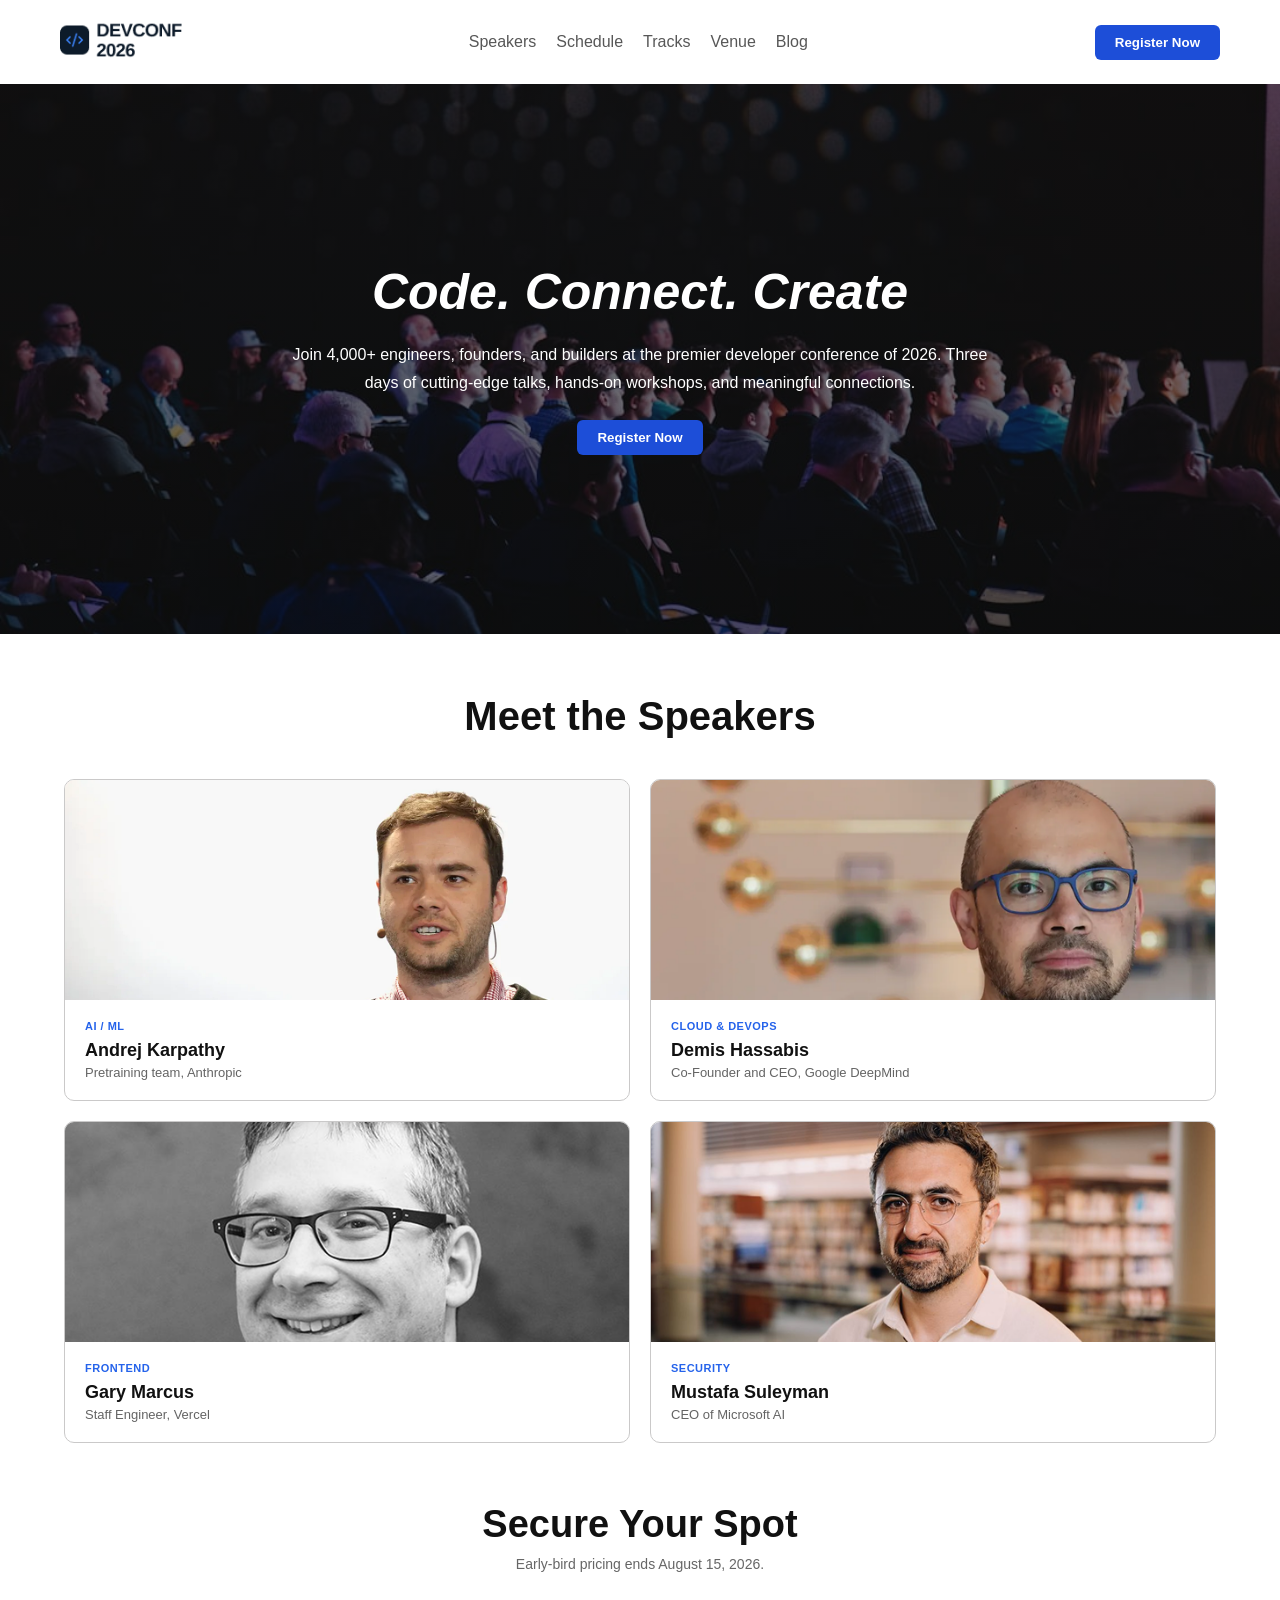
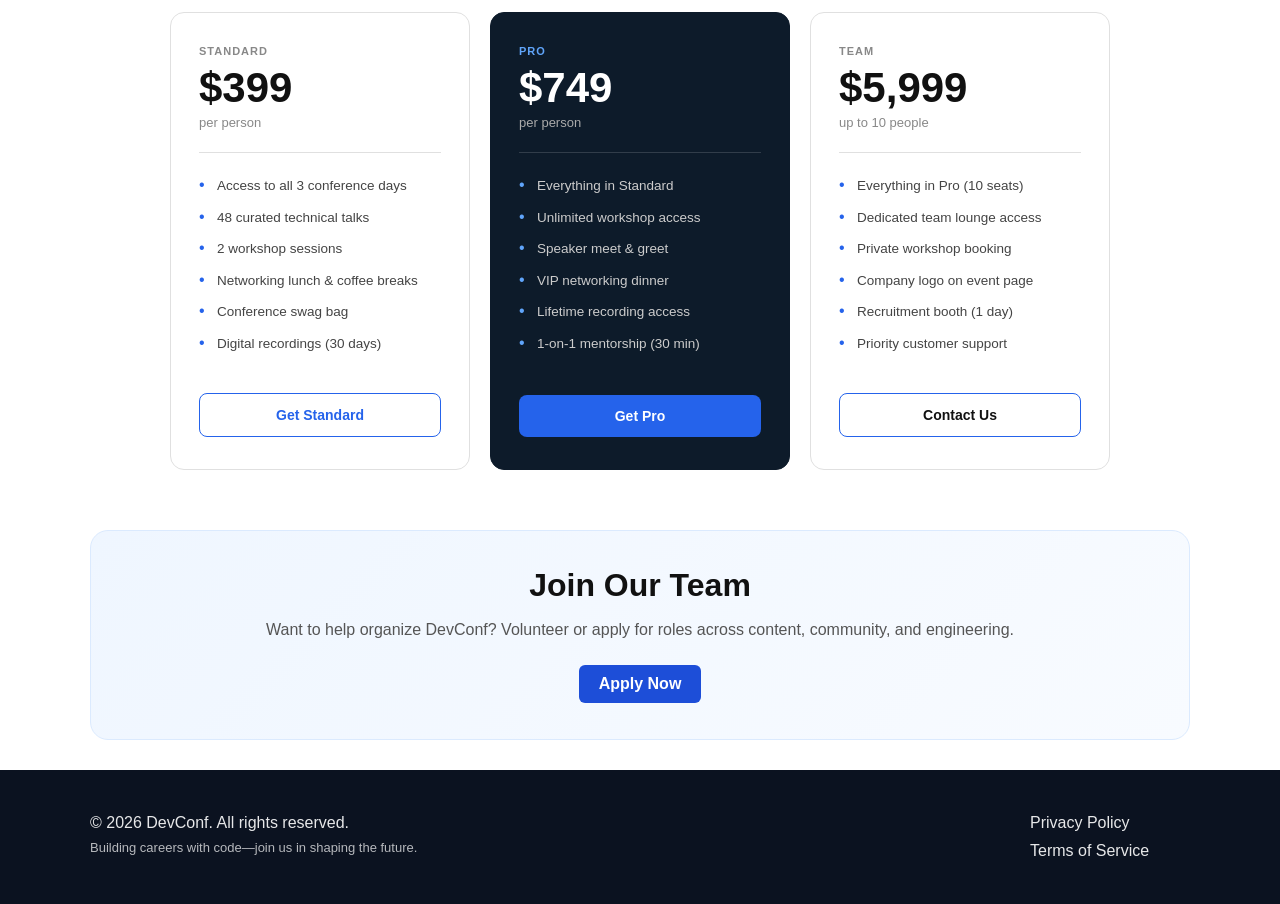
<file: index.html>
<!doctype html>
<html lang="en">
  <head>
    <meta charset="UTF-8" />
    <meta name="viewport" content="width=device-width, initial-scale=1.0" />
    <title>DevConf | Build the Future</title>
    <link rel="stylesheet" href="style.css" />
  </head>
  <body>
    <header>
      <nav>
        <div class="nav-brand">
          <img src="assets/logo.png" alt="DevConf logo" />
        </div>
        <div class="nav-links">
          <ul>
            <li><a href="#speakers">Speakers</a></li>
            <li><a href="#pricing">Schedule</a></li>
            <li><a href="#speakers">Tracks</a></li>
            <li><a href="#pricing">Venue</a></li>
            <li><a href="#footer">Blog</a></li>
          </ul>
        </div>
        <div>
          <button class="common-button">Register Now</button>
        </div>
      </nav>
    </header>

    <section class="parent">
      <div class="header-content">
        <h1 class="title">Code.<i> Connect.</i> Create</h1>
        <p class="p">
          Join 4,000+ engineers, founders, and builders at the premier
          developer conference of 2026. Three days of cutting-edge talks,
          hands-on workshops, and meaningful connections.
        </p>
        <div class="button">
          <button class="common-button">Register Now</button>
        </div>
      </div>
    </section>

    <section class="speakers" id="speakers">
      <h2>Meet the Speakers</h2>
      <div class="speaker-content">
        <div class="speaker-card">
          <img src="assets/andrej.png" alt="Andrej Karpathy" />
          <div class="speaker-info">
            <span>AI / ML</span>
            <h4>Andrej Karpathy</h4>
            <p>Pretraining team, Anthropic</p>
          </div>
        </div>

        <div class="speaker-card">
          <img src="assets/demis.png" alt="Demis Hassabis" />
          <div class="speaker-info">
            <span>Cloud &amp; DevOps</span>
            <h4>Demis Hassabis</h4>
            <p>Co-Founder and CEO, Google DeepMind</p>
          </div>
        </div>

        <div class="speaker-card">
          <img src="assets/gary.png" alt="Gary Marcus" />
          <div class="speaker-info">
            <span>Frontend</span>
            <h4>Gary Marcus</h4>
            <p>Staff Engineer, Vercel</p>
          </div>
        </div>

        <div class="speaker-card">
          <img src="assets/mustafa.png" alt="Mustafa Suleyman" />
          <div class="speaker-info">
            <span>Security</span>
            <h4>Mustafa Suleyman</h4>
            <p>CEO of Microsoft AI</p>
          </div>
        </div>
      </div>
    </section>

    <section class="payment" id="pricing">
      <h2>Secure Your Spot</h2>
      <p>Early-bird pricing ends August 15, 2026.</p>

      <div class="payment-cards">
        <div class="part1">
          <span class="category">Standard</span>
          <h3 class="price">$399</h3>
          <span class="per">per person</span>
          <div class="divider"></div>
          <ul>
            <li>Access to all 3 conference days</li>
            <li>48 curated technical talks</li>
            <li>2 workshop sessions</li>
            <li>Networking lunch &amp; coffee breaks</li>
            <li>Conference swag bag</li>
            <li>Digital recordings (30 days)</li>
          </ul>
          <div class="button-position">
            <button class="btn btn-standard">Get Standard</button>
          </div>
        </div>

        <div class="part2">
          <span class="category">Pro</span>
          <h3 class="price">$749</h3>
          <span class="per">per person</span>
          <div class="divider"></div>
          <ul>
            <li>Everything in Standard</li>
            <li>Unlimited workshop access</li>
            <li>Speaker meet &amp; greet</li>
            <li>VIP networking dinner</li>
            <li>Lifetime recording access</li>
            <li>1-on-1 mentorship (30 min)</li>
          </ul>
          <div class="button-position">
            <button class="btn btn-pro">Get Pro</button>
          </div>
        </div>

        <div class="part3 part3-team">
          <span class="category">Team</span>
          <h3 class="price">$5,999</h3>
          <span class="per">up to 10 people</span>
          <div class="divider"></div>
          <ul>
            <li>Everything in Pro (10 seats)</li>
            <li>Dedicated team lounge access</li>
            <li>Private workshop booking</li>
            <li>Company logo on event page</li>
            <li>Recruitment booth (1 day)</li>
            <li>Priority customer support</li>
          </ul>
          <div class="button-position">
            <button class="btn btn-team">Contact Us</button>
          </div>
        </div>
      </div>
    </section>

    <section class="join-section" id="footer">
      <div class="join-card">
        <h2>Join Our Team</h2>
        <p>Want to help organize DevConf? Volunteer or apply for roles across content, community, and engineering.</p>
        <a class="common-button" href="mailto:hello@devconf.com">Apply Now</a>
      </div>
    </section>

    <footer>
      <div class="footer-inner">
        <div class="footer-brand">
          <p><a href="#">© 2026 DevConf. All rights reserved.</a></p>
          <p class="footer-tagline">Building careers with code—join us in shaping the future.</p>
        </div>

        <div class="foot">
          <p><a href="#">Privacy Policy</a></p>
          <p><a href="#">Terms of Service</a></p>
        </div>
      </div>
    </footer>
  </body>
</html>
</file>
<file: style.css>
*{
    margin: 0;
    padding: 0;
    box-sizing: border-box;
}

body {
  font-family: -apple-system, BlinkMacSystemFont, 'Segoe UI', Roboto, sans-serif;
  background: #fff;
  color: #111;
}

nav{
    display: flex;
    justify-content: space-between;
    align-items: center;
    padding: 20px 60px;
    background-color: #FFFFFF;
    box-shadow: 0 1px 0 rgba(0,0,0,0.05);
}

.nav-brand img {
    height: 40px;
}

nav ul {
    display: flex;
    list-style: none;
    gap: 20px;
    margin: 0;
    padding: 0;
}

nav ul li a {
    text-decoration: none;
    color: #575757;
    font-weight: 500;
}

.common-button{
    background-color: #1D4ED8;
    padding: 10px 20px;
    color: white;
    border: none;
    font-weight: bold;
    border-radius: 6px;
    text-decoration: none;
    display: inline-block;
}

.parent{
    background-image: linear-gradient(rgba(19, 16, 16, 0.6), rgba(13, 13, 13, 0.6)), url('assets/banner.jpg');
    min-height: 550px;
    width: 100%;
    background-size: cover;
    background-position: center;
    display: flex;
    align-items: center;
    justify-content: center;
    padding: 40px 20px;
}

.header-content {
    text-align: center;
    max-width: 760px;
}

.title{
    color: white;
    text-align: center;
    font-style: italic;
    font-size: 50px;
    margin-bottom: 16px;
}

.p{
    color: white;
    text-align: center;
    font-size: 16px;
    width: 100%;
    max-width: 700px;
    margin: 20px auto;
    padding: 0;
    line-height: 1.7;
}

.button {
    text-align: center;
    margin-top: 24px;
}

.speakers{
    width: 90%;
    max-width: 1200px;
    margin: 60px auto;
}

.speakers h2{
    text-align: center;
    font-size: 40px;
    font-weight: 700;
    padding-bottom: 40px;
    color: #111;
}

.speaker-content {
  display: grid;
  grid-template-columns: repeat(2, 1fr);
  gap: 20px;
}

.speaker-card {
  border: 1px solid rgb(202, 201, 201);
  border-radius: 10px;
  overflow: hidden;
  display: flex;
  flex-direction: column;
}

.speaker-card img {
  width: 100%;
  height: 220px;
  object-fit: cover;
  object-position: top;
  display: block;
}

.speaker-info {
  padding: 16px 20px 20px;
}

.speaker-info span {
  color: #2563eb;
  font-size: 11px;
  font-weight: 700;
  text-transform: uppercase;
  letter-spacing: 0.5px;
}

.speaker-info h4 {
  font-size: 18px;
  font-weight: 700;
  margin: 6px 0 4px;
  color: #111;
}

.speaker-info p {
  color: rgb(100, 100, 100);
  font-size: 13px;
}

.payment {
  width: 90%;
  max-width: 1100px;
  margin: 60px auto;
  text-align: center;
}

.payment h2 {
  font-size: 38px;
  font-weight: 800;
  color: #111;
  margin-bottom: 10px;
}

.payment > p {
  font-size: 14px;
  color: #666;
  margin-bottom: 40px;
}

.payment-cards {
  display: flex;
  justify-content: center;
  align-items: stretch;
  gap: 20px;
  flex-wrap: wrap;
}

.part1,
.part2,
.part3 {
  width: 300px;
  border-radius: 14px;
  padding: 32px 28px;
  display: flex;
  flex-direction: column;
  text-align: left;
}

.part1 {
  border: 1px solid #e0e0e0;
  background: #fff;
}

.part2 {
  background: #0D1B2A;
  border: 1px solid #0D1B2A;
  color: #fff;
}

.part3 {
  border: 1px solid #e0e0e0;
  background: #fff;
}

.category {
  font-size: 11px;
  font-weight: 700;
  letter-spacing: 1px;
  text-transform: uppercase;
  margin-bottom: 10px;
  display: block;
}

.part1 .category,
.part3 .category {
  color: #888;
}

.part2 .category {
  color: #60A5FA;
}

.price {
  font-size: 42px;
  font-weight: 800;
  color: #111;
  line-height: 1;
  margin: 0 0 6px 0;
}

.part2 .price {
  color: #fff;
}

.per {
  font-size: 13px;
  color: #888;
  margin-bottom: 22px;
  display: block;
}

.part2 .per {
  color: #aaa;
}

.divider {
  width: 100%;
  height: 1px;
  background-color: #e0e0e0;
  margin-bottom: 22px;
}

.part2 .divider {
  background-color: rgba(255, 255, 255, 0.15);
}

.payment-cards ul {
  list-style: none;
  margin-bottom: 28px;
  flex-grow: 1;
  padding: 0;
  display: block;
}

.payment-cards ul li {
  font-size: 13.5px;
  line-height: 1.6;
  margin-bottom: 10px;
  padding-left: 18px;
  position: relative;
  color: #444;
  display: block;
}

.payment-cards ul li::before {
  content: "•";
  position: absolute;
  left: 0;
  color: #2563EB;
  font-size: 16px;
  line-height: 1.3;
}

.part2 ul li {
  color: #ccc;
}

.part2 ul li::before {
  color: #60A5FA;
}

.button-position {
  margin-top: auto;
}

.btn {
  width: 100%;
  padding: 13px 0;
  border-radius: 8px;
  font-size: 14px;
  font-weight: 600;
  cursor: pointer;
  transition: all 0.2s;
}

.btn-standard {
  background: #fff;
  border: 1.5px solid #2563EB;
  color: #2563EB;
}

.btn-pro {
  background: #2563EB;
  border: none;
  color: #fff;
}

.btn-team {
  background: #fff;
  border: 1.5px solid #2563EB;
  color: #111;
}

.join-section {
  width: 90%;
  max-width: 1100px;
  margin: 60px auto 0;
}

.join-card {
  background: linear-gradient(135deg, #eff6ff, #f8fbff);
  border: 1px solid #dbeafe;
  border-radius: 18px;
  padding: 36px 32px;
  text-align: center;
}

.join-card h2 {
  font-size: 32px;
  margin-bottom: 12px;
  color: #111;
}

.join-card p {
  font-size: 16px;
  color: #555;
  margin-bottom: 22px;
  line-height: 1.7;
}

footer {
  padding: 44px 0;
  background: #0b1220;
  color: rgba(255, 255, 255, 0.9);
  margin-top: 30px;
}

.footer-inner {
  width: 90%;
  max-width: 1100px;
  margin: 0 auto;
  display: flex;
  gap: 26px;
  align-items: flex-start;
  justify-content: space-between;
}

.footer-brand p a,
.foot p a,
.join-team a {
  color: inherit;
  text-decoration: none;
}

.footer-tagline {
  margin-top: 8px;
  font-size: 13px;
  color: rgba(255, 255, 255, 0.7);
}

.foot {
  display: flex;
  flex-direction: column;
  gap: 10px;
  min-width: 160px;
}

.join-team {
  max-width: 360px;
  background: rgba(255, 255, 255, 0.05);
  border: 1px solid rgba(255, 255, 255, 0.08);
  border-radius: 14px;
  padding: 18px 18px;
}

.join-team h3 {
  font-size: 18px;
  margin-bottom: 8px;
  color: #fff;
}

.join-team p {
  font-size: 13px;
  color: rgba(255, 255, 255, 0.75);
  line-height: 1.5;
  margin-bottom: 14px;
}

.join-team-btn {
  display: inline-block;
  width: 100%;
  text-align: center;
  padding: 12px 14px;
  border-radius: 10px;
  background: #2563EB;
  color: #fff;
  font-weight: 700;
  text-decoration: none;
}

.join-page {
  max-width: 700px;
  margin: 80px auto;
  padding: 40px;
  text-align: center;
  border: 1px solid #e0e0e0;
  border-radius: 16px;
}

.join-page h1 {
  font-size: 36px;
  margin-bottom: 16px;
}

.join-page p {
  font-size: 16px;
  color: #666;
  margin-bottom: 24px;
  line-height: 1.7;
}

@media (max-width: 900px) {
  .footer-inner {
    flex-direction: column;
    gap: 18px;
  }
}

@media (max-width: 768px) {
  nav {
    flex-direction: column;
    gap: 12px;
    padding: 20px;
  }

  nav ul {
    flex-wrap: wrap;
    justify-content: center;
  }

  .speaker-content {
    grid-template-columns: 1fr;
  }

  .speakers h2 {
    font-size: 28px;
  }

  .title {
    font-size: 36px;
  }

  .payment-cards {
    flex-direction: column;
    align-items: center;
  }

  .part1,
  .part2,
  .part3 {
    width: 100%;
    max-width: 360px;
  }
}
</file>
